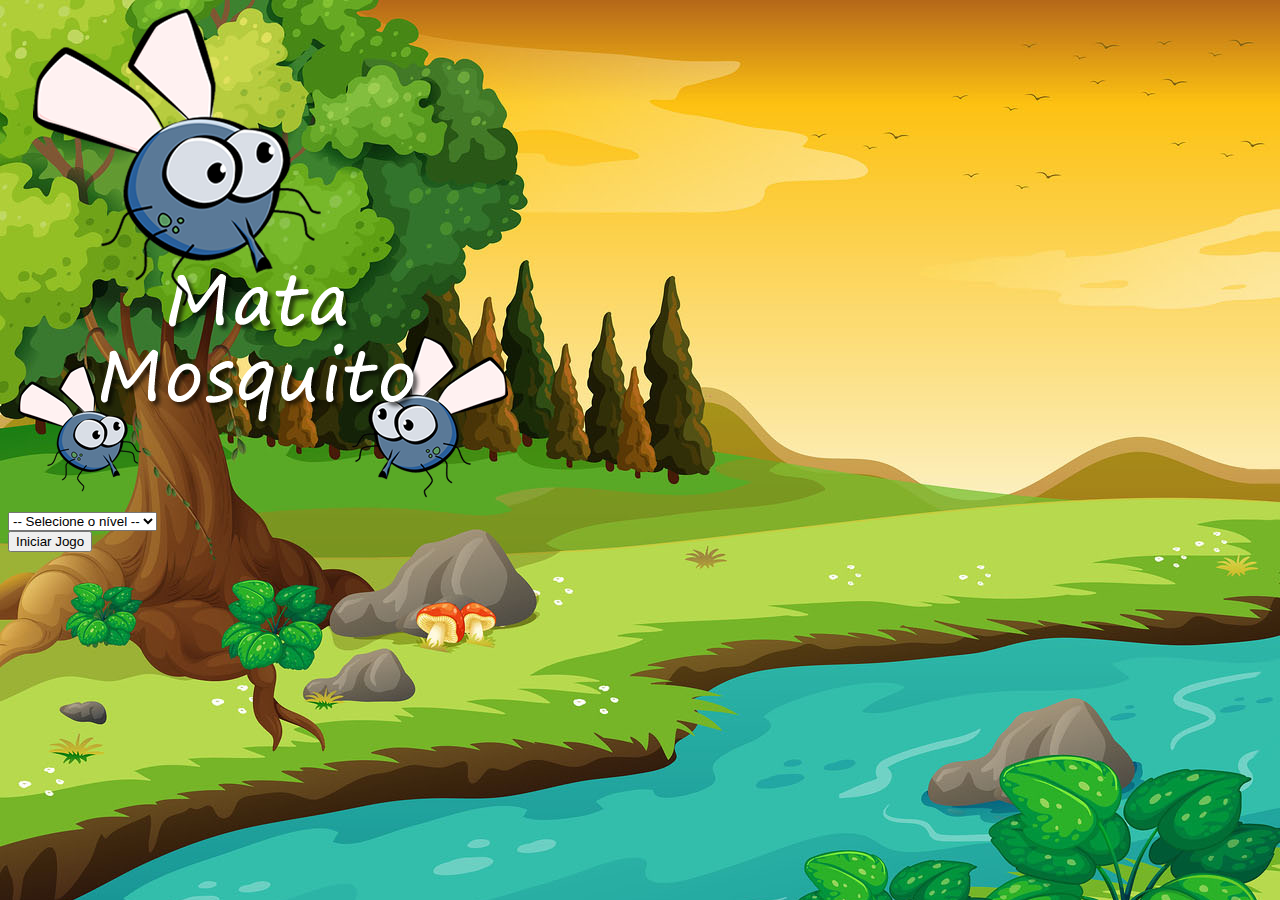
<file: index.html>
<!DOCTYPE html>
<html>
<head>
	<meta charset="utf-8">
	<meta name="viewport" content="width=device-width, initial-scale=1">
	<title>Game Mata Mosquito</title>

	<link href="https://cdn.jsdelivr.net/npm/bootstrap@5.3.0/dist/css/bootstrap.min.css" rel="stylesheet" integrity="sha384-9ndCyUaIbzAi2FUVXJi0CjmCapSmO7SnpJef0486qhLnuZ2cdeRhO02iuK6FUUVM" crossorigin="anonymous">

	<link rel="stylesheet" type="text/css" href="estilo.css">

	<script>
		function iniciarJogo() {
			var nivel = document.getElementById('nivel').value

			if (nivel === '') {
				alert('Selecione um nivel para inicar o jogo')
				return false
			}

			window.location.href = "app.html?" + nivel
		}

	</script>
</head>
<body>

	<div class="container">
		<div class="row">
			<div class="rol">
				<div class="d-flex justify-content-center">
					<img src="imagens/game.png">
				</div>
			</div>
		</div>

		<div class="row">
			<div class="rol">
				<div class="d-flex justify-content-center">
					<div class="mb-2">
						<select class="form-control" id="nivel">
							<option value="">-- Selecione o nível --</option>
							<option value="normal">Normal</option>
							<option value="dificil">Dificil</option>
							<option value="dificilimo">Dificílimo</option>
						</select>
					</div>
				</div>
			</div>
		</div>

		<div class="row">
			<div class="rol">
				<div class="d-flex justify-content-center">
					<button type="button" class="btn btn-danger btn-lg" onclick="iniciarJogo()">Iniciar Jogo</button>
				</div>
			</div>
		</div>

	</div>

</body>
</html>
</file>
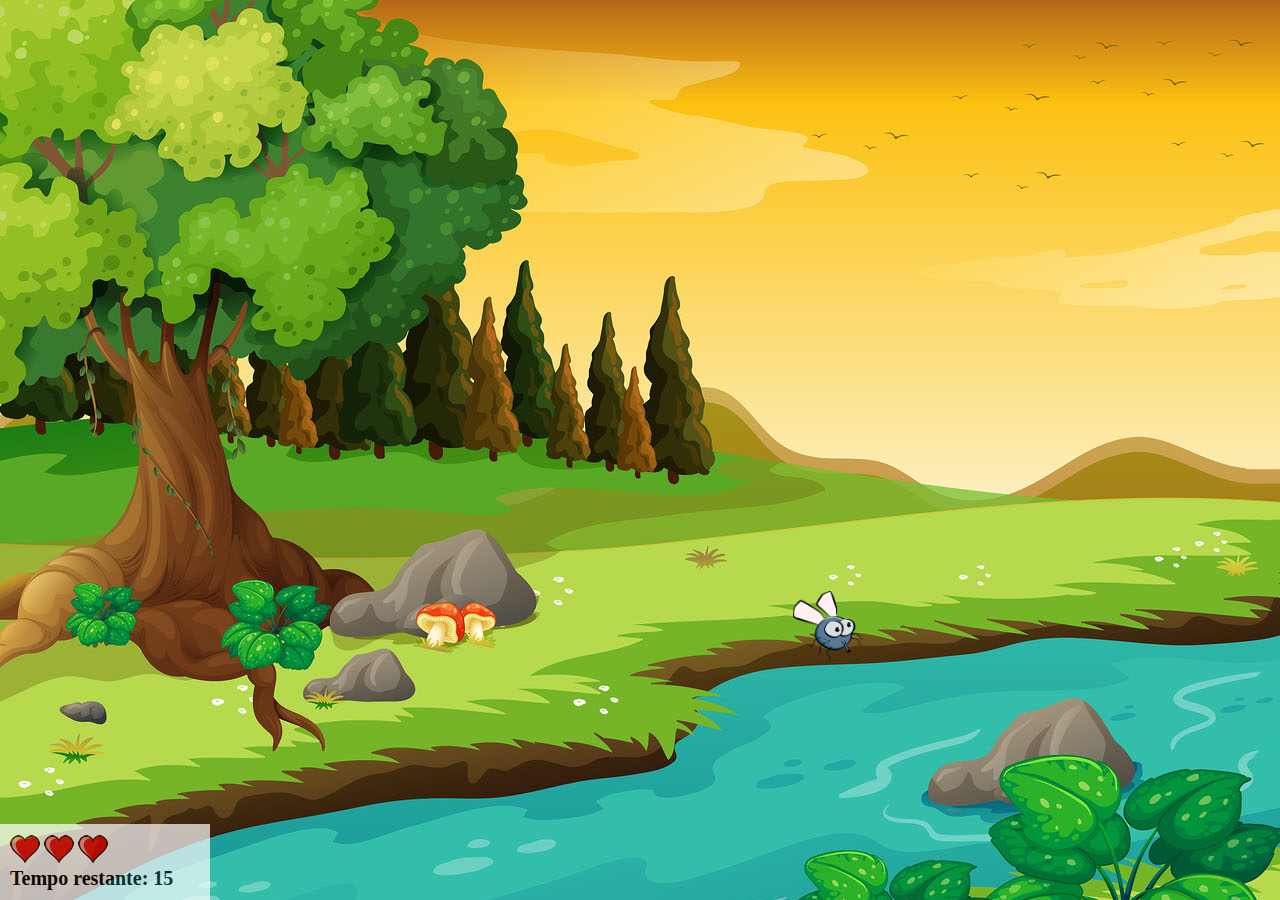
<file: app.html>
<!DOCTYPE html>
<html>
<head>
	<meta charset="utf-8">
	<title>Game Mata Mosquito</title>
	<script src="jogo.js"></script>
	<link rel="stylesheet" type="text/css" href="estilo.css">
</head>
<body onresize="ajustaTela()">


	<div class="painel">
		<div class="vidas">
			<img id="v1" src="imagens/coracao_cheio.png">
			<img id="v2" src="imagens/coracao_cheio.png">
			<img id="v3" src="imagens/coracao_cheio.png">
		</div>

		<div class="cronometro">
			Tempo restante: <span id="cronometro"></span>
		</div>

	</div>

	<script>
		document.getElementById('cronometro').innerHTML = tempo

		posicaoRandomica()

		var criaMosca = setInterval(function() {
			posicaoRandomica()
		}, criaMosquitoTempo)
	</script>

</body>
</html>
</file>
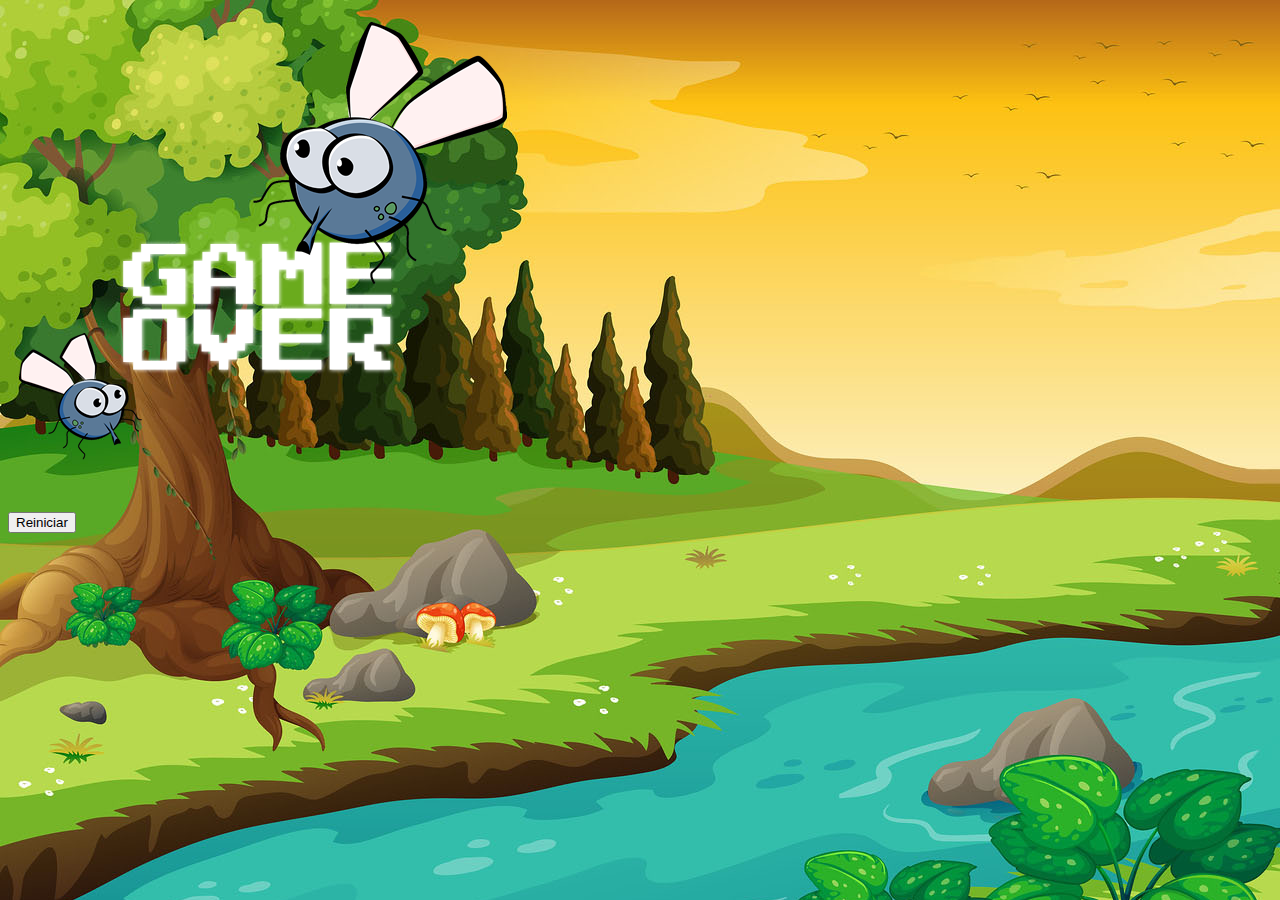
<file: game_over.html>
<!DOCTYPE html>
<html>
<head>
	<meta charset="utf-8">
	<meta name="viewport" content="width=device-width, initial-scale=1">
	<title>Game Mata Mosquito</title>

	<link href="https://cdn.jsdelivr.net/npm/bootstrap@5.3.0/dist/css/bootstrap.min.css" rel="stylesheet" integrity="sha384-9ndCyUaIbzAi2FUVXJi0CjmCapSmO7SnpJef0486qhLnuZ2cdeRhO02iuK6FUUVM" crossorigin="anonymous">

	<link rel="stylesheet" type="text/css" href="estilo.css">

</head>
<body>

	<div class="container">
		<div class="row">
			<div class="rol">
				<div class="d-flex justify-content-center">
					<img src="imagens/game_over.png">
				</div>
			</div>
		</div>

		<div class="row">
			<div class="rol">
				<div class="d-flex justify-content-center">
					<button type="button" class="btn btn-dark btn-lg" onclick="window.location.href = 'index.html'"> Reiniciar</button>
				</div>
			</div>
		</div>

	</div>

</body>
</html>
</file>
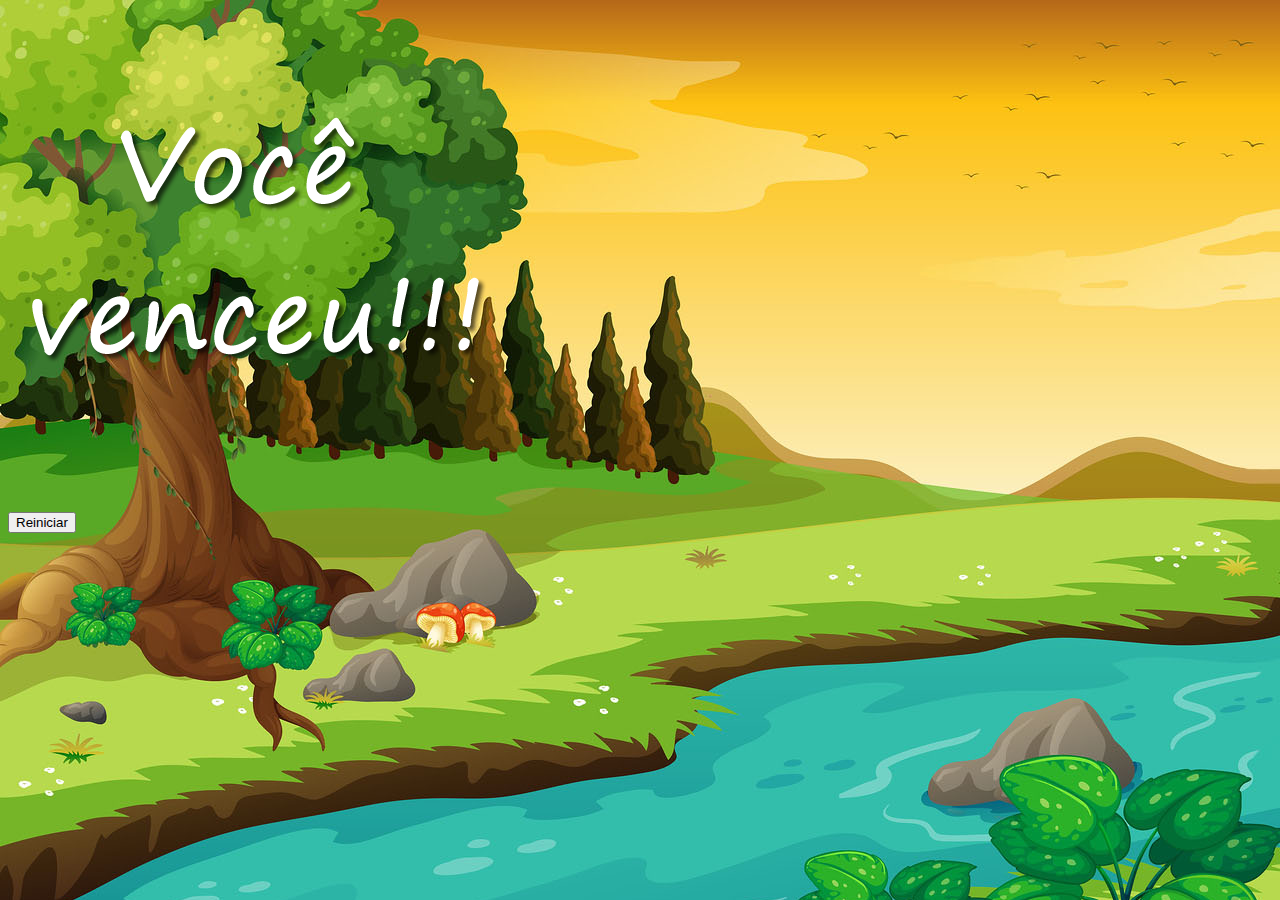
<file: win.html>
<!DOCTYPE html>
<html>
<head>
	<meta charset="utf-8">
	<meta name="viewport" content="width=device-width, initial-scale=1">
	<title>Game Mata Mosquito</title>

	<link href="https://cdn.jsdelivr.net/npm/bootstrap@5.3.0/dist/css/bootstrap.min.css" rel="stylesheet" integrity="sha384-9ndCyUaIbzAi2FUVXJi0CjmCapSmO7SnpJef0486qhLnuZ2cdeRhO02iuK6FUUVM" crossorigin="anonymous">

	<link rel="stylesheet" type="text/css" href="estilo.css">

</head>
<body>

	<div class="container">
		<div class="row">
			<div class="rol">
				<div class="d-flex justify-content-center">
					<img src="imagens/vitoria.png">
				</div>
			</div>
		</div>

		<div class="row">
			<div class="rol">
				<div class="d-flex justify-content-center">
					<button type="button" class="btn btn-dark btn-lg" onclick="window.location.href = 'index.html'">Reiniciar</button>
				</div>
			</div>
		</div>

	</div>

</body>
</html>
</file>
<file: estilo.css>
html {
	cursor: url(imagens/mata_mosca.png) 30 30, auto;

}

body {
	background-image: url(imagens/bg.jpg);
	background-repeat: no-repeat;
}

.mosquito1 {
	width: 50px;
	height: 50px;
}

.mosquito2 {
	width: 70px;
	height: 70px;
}

.mosquito3 {
	width: 90px;
	height: 90px;
}


.ladoA {
	transform: scaleX(1);
}

.ladoB {
	transform: scaleX(-1);
}

.painel {
	position: absolute;
	width: 190px;
	padding: 10px;
	left: 0px;
	bottom: 0;
	border-top: solid 1px #fff;
	background-color: #fff;
	opacity: 0.7;
}

.vidas {
	float: left;
}

.cronometro {
	float: left;
	font-size: 20px;
	font-weight: bold;
}
</file>
